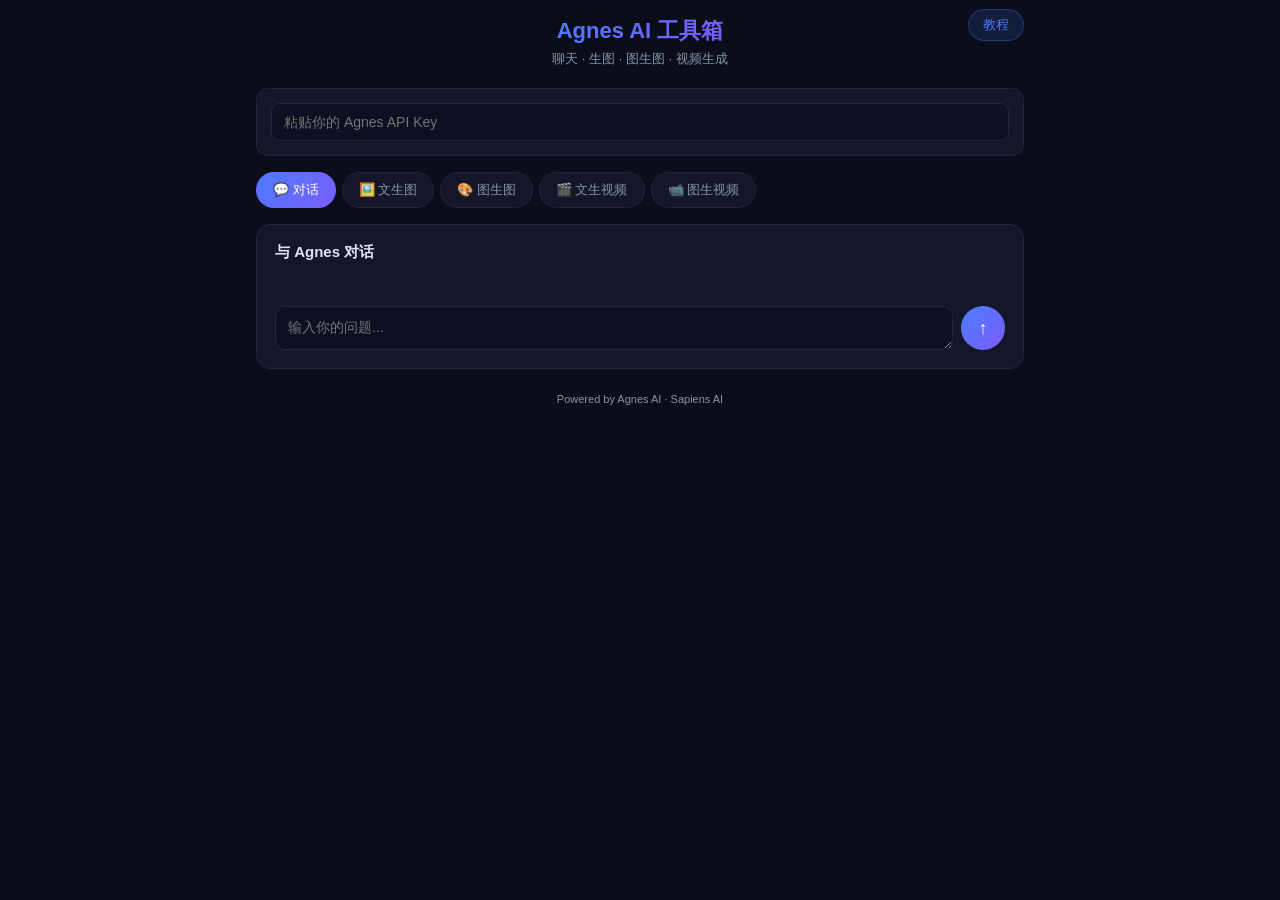
<file: index.html>
<!DOCTYPE html>
<html lang="zh-CN">
<head>
    <meta charset="UTF-8">
    <meta name="viewport" content="width=device-width, initial-scale=1.0, viewport-fit=cover">
    <meta name="theme-color" media="(prefers-color-scheme: dark)" content="#0a0e1a">
    <meta name="color-scheme" content="dark">
    <meta name="apple-mobile-web-app-capable" content="yes">
    <meta name="apple-mobile-web-app-status-bar-style" content="black-translucent">
    <title>Agnes AI 工具</title>
    <link rel="manifest" href="manifest.json">
    <link rel="icon" type="image/png" href="icon.png">
    <link rel="apple-touch-icon" href="icon.png">
    <style>
        * { margin:0; padding:0; -webkit-box-sizing:border-box; box-sizing:border-box; }
        :root {
            --bg: #0a0e1a;
            --card: #131729;
            --border: #1e2740;
            --accent: #4a7cff;
            --accent2: #7c5cfc;
            --text: #e0e4f0;
            --text2: #8891a8;
            --success: #2dd284;
            --error: #ff5a6a;
        }
        html {
            background: var(--bg);
            -webkit-overscroll-behavior: none;
            overscroll-behavior: none;
        }
        body {
            background: var(--bg);
            color: var(--text);
            font-family: -apple-system, "PingFang SC", "Microsoft YaHei", sans-serif;
            padding: 16px;
            padding-top: env(safe-area-inset-top, 16px);
            padding-bottom: env(safe-area-inset-bottom, 16px);
            max-width: 800px;
            margin: 0 auto;
            min-height: 100vh;
        }

        /* P3 广色域 */
        @media (color-gamut: p3) {
            :root {
                --bg: #080c1a;
                --card: #111529;
                --border: #1c2542;
                --accent: color(display-p3 0.22 0.44 1.0);
                --accent2: color(display-p3 0.45 0.32 1.0);
                --text: color(display-p3 0.88 0.89 0.94);
                --text2: color(display-p3 0.53 0.57 0.66);
                --success: color(display-p3 0.18 0.82 0.52);
                --error: color(display-p3 1.0 0.35 0.42);
            }
        }

        /* 顶栏 */
        .top-bar {
            display: flex;
            justify-content: center;
            align-items: center;
            position: relative;
            padding: 16px 0 4px;
        }
        .top-bar h1 {
            font-size: 22px;
            background: linear-gradient(135deg, var(--accent), var(--accent2));
            -webkit-background-clip: text;
            -webkit-text-fill-color: transparent;
        }
        .tutorial-btn {
            position: absolute;
            right: 0;
            top: 50%;
            transform: translateY(-50%);
            padding: 6px 14px;
            background: rgba(74,124,255,0.15);
            border: 1px solid rgba(74,124,255,0.3);
            border-radius: 16px;
            color: var(--accent);
            font-size: 13px;
            cursor: pointer;
            transition: all 0.2s;
        }
        .tutorial-btn:hover { background: rgba(74,124,255,0.25); }

        .subtitle {
            text-align: center;
            color: var(--text2);
            font-size: 13px;
            margin-bottom: 20px;
        }
        .key-bar {
            background: var(--card);
            border: 1px solid var(--border);
            border-radius: 12px;
            padding: 14px;
            margin-bottom: 16px;
            display: flex;
            gap: 10px;
            align-items: center;
        }
        .key-bar input {
            flex: 1;
            background: #0d1020;
            border: 1px solid var(--border);
            border-radius: 8px;
            padding: 10px 12px;
            color: var(--text);
            font-size: 14px;
            outline: none;
        }
        .key-bar input:focus { border-color: var(--accent); }
        .tabs {
            display: flex;
            gap: 6px;
            margin-bottom: 16px;
            overflow-x: auto;
            -webkit-overflow-scrolling: touch;
            scrollbar-width: none;
        }
        .tabs::-webkit-scrollbar { display: none; }
        .tab-btn {
            flex-shrink: 0;
            padding: 8px 16px;
            background: var(--card);
            border: 1px solid var(--border);
            border-radius: 20px;
            color: var(--text2);
            font-size: 13px;
            cursor: pointer;
            transition: all 0.2s;
        }
        .tab-btn.active {
            background: linear-gradient(135deg, var(--accent), var(--accent2));
            color: #fff;
            border-color: transparent;
        }
        .panel {
            display: none;
            background: var(--card);
            border: 1px solid var(--border);
            border-radius: 14px;
            padding: 18px;
            animation: fadeIn 0.25s;
        }
        .panel.active { display: block; }
        @keyframes fadeIn { from{opacity:0;transform:translateY(8px)} to{opacity:1;transform:none} }
        .panel h3 { font-size: 15px; color: var(--text); margin-bottom: 12px; }
        textarea {
            width: 100%;
            background: #0d1020;
            border: 1px solid var(--border);
            border-radius: 10px;
            padding: 12px;
            color: var(--text);
            font-size: 14px;
            resize: vertical;
            outline: none;
            min-height: 80px;
            font-family: inherit;
        }
        textarea:focus { border-color: var(--accent); }
        .file-upload {
            background: #0d1020;
            border: 2px dashed var(--border);
            border-radius: 10px;
            padding: 20px;
            text-align: center;
            color: var(--text2);
            font-size: 13px;
            cursor: pointer;
            margin-bottom: 10px;
            transition: border-color 0.2s;
            position: relative;
            overflow: hidden;
        }
        .file-upload:hover { border-color: var(--accent); }
        .file-upload input { position: absolute; inset: 0; opacity: 0; cursor: pointer; }
        .file-upload .preview-img { max-width: 100%; max-height: 200px; border-radius: 8px; margin-top: 10px; }
        .gen-btn {
            display: block;
            width: 100%;
            padding: 12px;
            background: linear-gradient(135deg, var(--accent), var(--accent2));
            color: #fff;
            border: none;
            border-radius: 10px;
            font-size: 15px;
            font-weight: 600;
            cursor: pointer;
            margin-top: 12px;
            transition: opacity 0.2s;
        }
        .gen-btn:active { opacity: 0.8; }
        .gen-btn:disabled { opacity: 0.5; cursor: not-allowed; }
        .result-box {
            margin-top: 14px;
            padding: 14px;
            background: #0d1020;
            border-radius: 10px;
            min-height: 50px;
            font-size: 14px;
            line-height: 1.6;
            white-space: pre-wrap;
            word-break: break-word;
        }
        .result-box img, .result-box video { max-width: 100%; border-radius: 8px; margin-top: 8px; }
        .result-box .status { color: var(--accent); display: flex; align-items: center; gap: 8px; }
        .result-box .status::before {
            content: "";
            width: 16px; height: 16px;
            border: 2px solid var(--accent);
            border-top-color: transparent;
            border-radius: 50%;
            animation: spin 0.8s linear infinite;
        }
        @keyframes spin { to { transform: rotate(360deg) } }
        .result-box .error { color: var(--error); }
        .result-box .success { color: var(--success); }
        .chat-messages { max-height: 400px; overflow-y: auto; padding: 10px 0; }
        .chat-msg { margin-bottom: 12px; display: flex; gap: 8px; }
        .chat-msg.user { justify-content: flex-end; }
        .chat-msg .bubble {
            max-width: 85%;
            padding: 10px 14px;
            border-radius: 12px;
            font-size: 14px;
            line-height: 1.6;
            word-break: break-word;
        }
        .chat-msg.user .bubble {
            background: linear-gradient(135deg, var(--accent), var(--accent2));
            color: #fff;
            border-bottom-right-radius: 4px;
        }
        .chat-msg.assistant .bubble {
            background: #1a1f35;
            color: var(--text);
            border-bottom-left-radius: 4px;
        }
        .chat-input-row { display: flex; gap: 8px; margin-top: 12px; }
        .chat-input-row textarea { flex: 1; min-height: 44px; max-height: 120px; }
        .chat-input-row .send-btn {
            width: 44px; height: 44px;
            border-radius: 50%;
            background: linear-gradient(135deg, var(--accent), var(--accent2));
            color: #fff;
            border: none;
            font-size: 18px;
            cursor: pointer;
            align-self: flex-end;
            flex-shrink: 0;
        }
        .footer { text-align: center; color: var(--text2); font-size: 11px; margin-top: 24px; padding-bottom: 20px; }

        /* 参数选择栏样式 */
        .param-row {
            display: flex;
            gap: 12px;
            margin: 10px 0;
            flex-wrap: wrap;
        }
        .param-item {
            flex: 1;
            min-width: 120px;
        }
        .param-item label {
            display: block;
            font-size: 13px;
            color: var(--text2);
            margin-bottom: 4px;
            pointer-events: none;
        }
        .param-item select {
            width: 100%;
            background: #0d1020;
            border: 1px solid var(--border);
            border-radius: 8px;
            padding: 12px 14px;
            color: var(--text);
            font-size: 16px;
            outline: none;
            cursor: pointer;
            pointer-events: auto;
            -webkit-user-select: auto;
            user-select: auto;
            min-height: 44px;
            -webkit-tap-highlight-color: rgba(74,124,255,0.25);
            position: relative;
            z-index: 1;
            -webkit-appearance: auto;
            appearance: auto;
        }
        .param-item select:focus { border-color: var(--accent); }

        /* 教程弹窗 */
        .modal-overlay {
            display: none;
            position: fixed;
            inset: 0;
            background: rgba(0,0,0,0.7);
            z-index: 1000;
            overflow-y: auto;
            -webkit-overflow-scrolling: touch;
        }
        .modal-overlay.show { display: block; }
        .modal-content {
            background: var(--bg);
            max-width: 800px;
            margin: 0 auto;
            padding: 16px;
            min-height: 100vh;
            animation: slideUp 0.3s;
        }
        @keyframes slideUp { from{transform:translateY(30px);opacity:0} to{transform:none;opacity:1} }
        .modal-header {
            display: flex;
            align-items: center;
            gap: 12px;
            padding: 8px 0 16px;
        }
        .close-btn {
            padding: 6px 14px;
            background: rgba(74,124,255,0.15);
            border: 1px solid rgba(74,124,255,0.3);
            border-radius: 16px;
            color: var(--accent);
            font-size: 13px;
            cursor: pointer;
            transition: all 0.2s;
        }
        .close-btn:hover { background: rgba(74,124,255,0.25); }
        .modal-header h2 {
            font-size: 18px;
            background: linear-gradient(135deg, var(--accent), var(--accent2));
            -webkit-background-clip: text;
            -webkit-text-fill-color: transparent;
        }
        .intro-card {
            background: linear-gradient(135deg, rgba(74,124,255,0.12), rgba(124,92,252,0.08));
            border: 1px solid rgba(74,124,255,0.2);
            border-radius: 14px;
            padding: 18px;
            margin-bottom: 16px;
        }
        .intro-card p { font-size: 14px; line-height: 1.7; }
        .intro-card .highlight { color: var(--accent); font-weight: 600; }
        .step-card {
            background: var(--card);
            border: 1px solid var(--border);
            border-radius: 14px;
            padding: 18px;
            margin-bottom: 14px;
        }
        .step-num {
            display: inline-flex;
            align-items: center;
            justify-content: center;
            width: 28px; height: 28px;
            background: linear-gradient(135deg, var(--accent), var(--accent2));
            color: #fff;
            border-radius: 50%;
            font-size: 14px;
            font-weight: 700;
            margin-bottom: 10px;
        }
        .step-card h3 { font-size: 15px; margin-bottom: 8px; }
        .step-card p, .step-card li { color: var(--text2); font-size: 14px; line-height: 1.7; }
        .step-card ul { padding-left: 18px; margin-top: 8px; }
        .step-card li { margin-bottom: 6px; }
        .link-btn {
            display: inline-block;
            padding: 8px 18px;
            background: linear-gradient(135deg, var(--accent), var(--accent2));
            color: #fff;
            border-radius: 8px;
            text-decoration: none;
            font-size: 14px;
            font-weight: 600;
            margin: 10px 4px 0 0;
            transition: opacity 0.2s;
        }
        .link-btn:active { opacity: 0.8; }
        .code-block {
            background: #0d1020;
            border: 1px solid var(--border);
            border-radius: 8px;
            padding: 12px 14px;
            margin: 10px 0;
            font-family: "SF Mono", "Fira Code", monospace;
            font-size: 13px;
            color: var(--success);
            overflow-x: auto;
            word-break: break-all;
        }
        .warn-card {
            background: rgba(255,90,106,0.08);
            border: 1px solid rgba(255,90,106,0.2);
            border-radius: 14px;
            padding: 18px;
            margin-top: 20px;
            margin-bottom: 20px;
        }
        .warn-card h3 { color: var(--error); font-size: 15px; margin-bottom: 10px; }
        .warn-card li { color: var(--text2); font-size: 14px; line-height: 1.7; margin-bottom: 6px; }
        .warn-card ul { padding-left: 18px; }
    </style>
</head>
<body>

<div class="top-bar">
    <h1>Agnes AI 工具箱</h1>
    <span class="tutorial-btn" onclick="openTutorial()">教程</span>
</div>
<p class="subtitle">聊天 · 生图 · 图生图 · 视频生成</p>

<div class="key-bar">
    <input type="password" id="apiKey" placeholder="粘贴你的 Agnes API Key">
</div>

<div class="tabs">
    <div class="tab-btn active" data-tab="chat">💬 对话</div>
    <div class="tab-btn" data-tab="txt2img">🖼️ 文生图</div>
    <div class="tab-btn" data-tab="img2img">🎨 图生图</div>
    <div class="tab-btn" data-tab="txt2vid">🎬 文生视频</div>
    <div class="tab-btn" data-tab="img2vid">📹 图生视频</div>
</div>

<div class="panel active" id="panel-chat">
    <h3>与 Agnes 对话</h3>
    <div class="chat-messages" id="chatMsgs"></div>
    <div class="chat-input-row">
        <textarea id="chatInput" rows="1" placeholder="输入你的问题..." onkeydown="if(event.key==='Enter'&&!event.shiftKey){event.preventDefault();sendChat()}"></textarea>
        <button class="send-btn" onclick="sendChat()">↑</button>
    </div>
</div>

<!-- 文生图 -->
<div class="panel" id="panel-txt2img">
    <h3>文字生成图片</h3>
    <textarea id="imgPrompt" rows="3" placeholder="描述你想生成的图片，例如：一只白色猫咪坐在窗台上，窗外是星空，水彩风格"></textarea>
    <div class="param-row">
        <div class="param-item">
            <label>画面比例</label>
            <select id="imgRatio">
                <option value="1:1">1:1 正方形</option>
                <option value="4:3">4:3</option>
                <option value="3:4">3:4</option>
                <option value="16:9">16:9 宽屏</option>
                <option value="9:16" selected>9:16 竖屏</option>
            </select>
        </div>
        <div class="param-item">
            <label>清晰度</label>
            <select id="imgQuality">
                <option value="low">低清</option>
                <option value="mid">中等</option>
                <option value="high" selected>高清</option>
                <option value="ultra">超高清</option>
            </select>
        </div>
    </div>
    <button class="gen-btn" onclick="genTxtImg()">生成图片</button>
    <div class="result-box" id="imgResult"></div>
</div>

<!-- 图生图 -->
<div class="panel" id="panel-img2img">
    <h3>上传图片并编辑</h3>
    <div class="file-upload" id="img2imgUpload">
        <span>点击或拖拽上传参考图片</span>
        <input type="file" id="imgFile" accept="image/*" onchange="previewFile(this,'img2imgUpload')">
    </div>
    <textarea id="img2imgPrompt" rows="2" placeholder="描述你想如何修改这张图片"></textarea>
    <div class="param-row">
        <div class="param-item">
            <label>画面比例</label>
            <select id="img2imgRatio">
                <option value="1:1">1:1 正方形</option>
                <option value="4:3">4:3</option>
                <option value="3:4">3:4</option>
                <option value="16:9">16:9 宽屏</option>
                <option value="9:16" selected>9:16 竖屏</option>
            </select>
        </div>
        <div class="param-item">
            <label>清晰度</label>
            <select id="img2imgQuality">
                <option value="low">低清</option>
                <option value="mid">中等</option>
                <option value="high" selected>高清</option>
                <option value="ultra">超高清</option>
            </select>
        </div>
    </div>
    <button class="gen-btn" onclick="genImgImg()">生成改造图片</button>
    <div class="result-box" id="img2imgResult"></div>
</div>

<!-- 文生视频 -->
<div class="panel" id="panel-txt2vid">
    <h3>文字生成视频</h3>
    <textarea id="vidPrompt" rows="3" placeholder="描述你想生成的视频画面，例如：一只金毛犬在海边奔跑，夕阳余晖，慢动作"></textarea>
    <div class="param-row">
        <div class="param-item">
            <label>画面比例</label>
            <select id="vidRatio">
                <option value="16:9" selected>16:9 宽屏</option>
                <option value="9:16">9:16 竖屏</option>
                <option value="1:1">1:1 正方形</option>
            </select>
        </div>
        <div class="param-item">
            <label>总帧数</label>
            <select id="vidFrames">
                <option value="49">49帧(约2秒)</option>
                <option value="73">73帧(约3秒)</option>
                <option value="121" selected>121帧(约5秒)</option>
                <option value="177">177帧(约7.4秒)</option>
                <option value="241">241帧(约10秒)</option>
            </select>
        </div>
        <div class="param-item">
            <label>时长(秒)</label>
            <select id="vidDuration">
                <option value="2">2秒</option>
                <option value="4">4秒</option>
                <option value="5" selected>5秒</option>
                <option value="8">8秒</option>
                <option value="10">10秒</option>
            </select>
        </div>
    </div>
    <button class="gen-btn" onclick="genTxtVideo()">生成视频</button>
    <div class="result-box" id="vidResult"></div>
</div>

<!-- 图生视频 -->
<div class="panel" id="panel-img2vid">
    <h3>让图片动起来</h3>
    <div class="file-upload" id="img2vidUpload">
        <span>点击或拖拽上传图片</span>
        <input type="file" id="vidImgFile" accept="image/*" onchange="previewFile(this,'img2vidUpload')">
    </div>
    <textarea id="imgVidPrompt" rows="2" placeholder="描述你希望图片如何动起来（可选）"></textarea>
    <div class="param-row">
        <div class="param-item">
            <label>画面比例</label>
            <select id="imgVidRatio">
                <option value="16:9" selected>16:9 宽屏</option>
                <option value="9:16">9:16 竖屏</option>
                <option value="1:1">1:1 正方形</option>
            </select>
        </div>
        <div class="param-item">
            <label>总帧数</label>
            <select id="imgVidFrames">
                <option value="49">49帧(约2秒)</option>
                <option value="73">73帧(约3秒)</option>
                <option value="121" selected>121帧(约5秒)</option>
                <option value="177">177帧(约7.4秒)</option>
                <option value="241">241帧(约10秒)</option>
            </select>
        </div>
        <div class="param-item">
            <label>时长(秒)</label>
            <select id="imgVidDuration">
                <option value="2">2秒</option>
                <option value="4">4秒</option>
                <option value="5" selected>5秒</option>
                <option value="8">8秒</option>
                <option value="10">10秒</option>
            </select>
        </div>
    </div>
    <button class="gen-btn" onclick="genImgVideo()">图片转视频</button>
    <div class="result-box" id="imgVidResult"></div>
</div>

<p class="footer">Powered by Agnes AI · Sapiens AI</p>

<!-- 教程弹窗 -->
<div class="modal-overlay" id="tutorialModal">
    <div class="modal-content">
        <div class="modal-header">
            <span class="close-btn" onclick="closeTutorial()">← 返回</span>
            <h2>获取 API Key 教程</h2>
        </div>

        <div class="intro-card">
            <p>Agnes AI 提供<span class="highlight">免费</span>的多模态 API，支持文字对话、文生图、图生图、文生视频和图生视频。只需注册账号并获取 API Key，即可在本工具中使用全部功能。</p>
        </div>

        <div class="step-card">
            <div class="step-num">1</div>
            <h3>打开 Agnes AI 官网并注册账号</h3>
            <p>点击下方按钮打开 Agnes AI 开发者平台：</p>
            <a class="link-btn" href="https://platform.agnes-ai.com" target="_blank">打开 platform.agnes-ai.com</a>
            <p style="margin-top:10px;">在页面上点击 <strong>Sign Up</strong>（注册）按钮，使用邮箱注册一个新账号。注册完成后登录。</p>
            <ul>
                <li>支持 Google 账号快捷登录</li>
                <li>也可以用任意邮箱注册</li>
            </ul>
        </div>

        <div class="step-card">
            <div class="step-num">2</div>
            <h3>进入 API Keys 管理页面</h3>
            <p>登录后，在左侧菜单栏找到 <strong>API Keys</strong> 选项并点击进入。你会看到一个管理 API 密钥的界面。</p>
            <ul>
                <li>如果是新注册的账号，页面上会是空的，这是正常的</li>
            </ul>
        </div>

        <div class="step-card">
            <div class="step-num">3</div>
            <h3>创建新的 API Key</h3>
            <p>点击页面上的 <strong>Create New Key</strong>（创建新密钥）按钮。系统会弹出一个窗口，你可以：</p>
            <ul>
                <li>给密钥起一个名字（比如"手机工具"），方便你以后辨认</li>
                <li>直接点确认创建</li>
            </ul>
            <p style="margin-top:8px;">创建成功后，会显示一串以 <strong>sk-</strong> 开头的字符串，这就是你的 API Key。</p>
            <div class="code-block">sk-xxxxxxxxxxxxxxxxxxxxxxxxxxxxxxxx</div>
        </div>

        <div class="step-card">
            <div class="step-num">4</div>
            <h3>复制并粘贴到工具中</h3>
            <p>点击 API Key 旁边的复制按钮，把密钥复制到剪贴板。然后回到本工具页面，在顶部的输入框中粘贴你的 API Key：</p>
            <div class="code-block">粘贴到「粘贴你的 Agnes API Key」输入框中</div>
            <p style="margin-top:8px;">粘贴完成后，所有功能（对话、生图、视频）就可以直接使用了。</p>
        </div>

        <div class="step-card">
            <div class="step-num">5</div>
            <h3>开始使用</h3>
            <p>API Key 只需填写一次，之后每次打开工具会自动保存（如果你的浏览器支持）。现在你可以：</p>
            <ul>
                <li>💬 <strong>对话</strong> — 跟 AI 聊天、问问题</li>
                <li>🖼️ <strong>文生图</strong> — 输入文字描述，自定义比例、清晰度生成图片</li>
                <li>🎨 <strong>图生图</strong> — 上传图片 + 描述，自定义比例清晰度改造</li>
                <li>🎬 <strong>文生视频</strong> — 自定义比例、帧数、时长最高10秒生成短视频</li>
                <li>📹 <strong>图生视频</strong> — 上传照片，自定义视频参数最长10秒动起来</li>
            </ul>
            <span class="link-btn" onclick="closeTutorial()" style="margin-top:14px;cursor:pointer;">← 返回工具</span>
        </div>

        <div class="warn-card">
            <h3>⚠️ 安全提醒</h3>
            <ul>
                <li>API Key 是你的个人密钥，<strong>不要分享给任何人</strong></li>
                <li>不要把 API Key 发到公开群聊、论坛或社交媒体上</li>
                <li>如果不小心泄露了，去平台删除旧的 Key 并重新创建一个</li>
                <li>Agnes 目前提供免费额度，但请合理使用，不要滥用</li>
            </ul>
        </div>
    </div>
</div>

<script>
var BASE = "https://apihub.agnes-ai.com";

// 弹窗控制
function openTutorial() {
    document.getElementById('tutorialModal').classList.add('show');
    document.body.style.overflow = 'hidden';
}
function closeTutorial() {
    document.getElementById('tutorialModal').classList.remove('show');
    document.body.style.overflow = '';
}

// Tab切换
document.querySelectorAll('.tab-btn').forEach(function(btn) {
    btn.addEventListener('click', function() {
        document.querySelectorAll('.tab-btn').forEach(function(b) { b.classList.remove('active'); });
        document.querySelectorAll('.panel').forEach(function(p) { p.classList.remove('active'); });
        btn.classList.add('active');
        document.getElementById('panel-' + btn.dataset.tab).classList.add('active');
    });
});

// 本地图片预览
function previewFile(input, containerId) {
    var c = document.getElementById(containerId);
    var imgOld = c.querySelector('.preview-img');
    if (imgOld) imgOld.remove();
    if (input.files[0]) {
        var img = document.createElement('img');
        img.className = 'preview-img';
        img.src = URL.createObjectURL(input.files[0]);
        c.appendChild(img);
        c.querySelector('span').textContent = '已选择: ' + input.files[0].name;
    }
}

// 文件转base64
function fileToBase64(file) {
    return new Promise(function(resolve, reject) {
        var reader = new FileReader();
        reader.onload = function(e) { resolve(e.target.result); };
        reader.onerror = reject;
        reader.readAsDataURL(file);
    });
}

// HTML转义防XSS
function escHtml(s) {
    var div = document.createElement('div');
    div.textContent = s;
    return div.innerHTML;
}

// 对话功能
var chatHistory = [];
function sendChat() {
    var key   = document.getElementById('apiKey').value.trim();
    var input = document.getElementById('chatInput');
    var text  = input.value.trim();
    if (!key || !text) return;

    var msgsEl = document.getElementById('chatMsgs');
    msgsEl.innerHTML += '<div class="chat-msg user"><div class="bubble">' + escHtml(text) + '</div></div>';
    chatHistory.push({ role: "user", content: text });
    input.value = '';

    var loadId = 'load-' + Date.now();
    msgsEl.innerHTML += '<div class="chat-msg assistant" id="' + loadId + '"><div class="bubble"><span class="status">思考中...</span></div></div>';
    msgsEl.scrollTop = msgsEl.scrollHeight;

    fetch(BASE + '/v1/chat/completions', {
        method: "POST",
        headers: {
            "Authorization": "Bearer " + key,
            "Content-Type": "application/json"
        },
        body: JSON.stringify({
            model: "agnes-2.0-flash",
            messages: [{ role: "system", content: "你是 Agnes AI 助手，友好、专业、简洁地回答用户问题。" }].concat(chatHistory),
            temperature: 0.7,
            max_tokens: 2048
        })
    }).then(function(res) { return res.json(); }).then(function(data) {
        var loadEl = document.getElementById(loadId);
        if (data.choices && data.choices[0]) {
            var reply = data.choices[0].message.content;
            chatHistory.push({ role: "assistant", content: reply });
            loadEl.querySelector('.bubble').innerHTML = escHtml(reply);
        } else {
            loadEl.querySelector('.bubble').innerHTML = '<span class="error">出错：' + escHtml((data.error && data.error.message) || JSON.stringify(data)) + '</span>';
        }
        msgsEl.scrollTop = msgsEl.scrollHeight;
    }).catch(function(e) {
        document.getElementById(loadId).querySelector('.bubble').innerHTML = '<span class="error">网络错误：' + escHtml(e.message) + '</span>';
        msgsEl.scrollTop = msgsEl.scrollHeight;
    });
}

// 文生图
function genTxtImg() {
    var key     = document.getElementById('apiKey').value.trim();
    var prompt  = document.getElementById('imgPrompt').value.trim();
    var ratio   = document.getElementById('imgRatio').value;
    var quality = document.getElementById('imgQuality').value;
    var resBox  = document.getElementById('imgResult');
    if (!key || !prompt) {
        resBox.innerHTML = '<span class="error">请填写 API Key 和描述词</span>';
        return;
    }
    resBox.innerHTML = '<span class="status">图片生成中，请稍候...</span>';

    fetch(BASE + '/v1/images/generations', {
        method: "POST",
        headers: {
            "Authorization": "Bearer " + key,
            "Content-Type": "application/json"
        },
        body: JSON.stringify({
            model: "agnes-image-2.0-flash",
            prompt: prompt,
            ratio: ratio,
            quality: quality,
            extra_body: { response_format: "url" }
        })
    }).then(function(res) { return res.json(); }).then(function(data) {
        if (data.data && data.data[0] && data.data[0].url) {
            resBox.innerHTML = '<img src="' + data.data[0].url + '" alt="生成图片">';
        } else {
            resBox.innerHTML = '<span class="error">生成失败：' + escHtml((data.error && data.error.message) || JSON.stringify(data)) + '</span>';
        }
    }).catch(function(e) {
        resBox.innerHTML = '<span class="error">请求失败：' + escHtml(e.message) + '</span>';
    });
}

// 图生图
function genImgImg() {
    var key       = document.getElementById('apiKey').value.trim();
    var prompt    = document.getElementById('img2imgPrompt').value.trim();
    var ratio     = document.getElementById('img2imgRatio').value;
    var quality   = document.getElementById('img2imgQuality').value;
    var fileInput = document.getElementById('imgFile');
    var resBox    = document.getElementById('img2imgResult');
    if (!key) {
        resBox.innerHTML = '<span class="error">请先填写 API Key</span>';
        return;
    }
    if (!fileInput.files[0]) {
        resBox.innerHTML = '<span class="error">请先上传一张参考图片</span>';
        return;
    }
    resBox.innerHTML = '<span class="status">图生图处理中...</span>';

    fileToBase64(fileInput.files[0]).then(function(base64) {
        return fetch(BASE + '/v1/images/generations', {
            method: "POST",
            headers: {
                "Authorization": "Bearer " + key,
                "Content-Type": "application/json"
            },
            body: JSON.stringify({
                model: "agnes-image-2.0-flash",
                prompt: prompt || "编辑这张图片",
                ratio: ratio,
                quality: quality,
                extra_body: { image: [base64], response_format: "url" }
            })
        });
    }).then(function(res) { return res.json(); }).then(function(data) {
        if (data.data && data.data[0] && data.data[0].url) {
            resBox.innerHTML = '<img src="' + data.data[0].url + '" alt="图生图结果">';
        } else {
            resBox.innerHTML = '<span class="error">生成失败：' + escHtml((data.error && data.error.message) || JSON.stringify(data)) + '</span>';
        }
    }).catch(function(e) {
        resBox.innerHTML = '<span class="error">请求失败：' + escHtml(e.message) + '</span>';
    });
}

// 文生视频
function genTxtVideo() {
    var key      = document.getElementById('apiKey').value.trim();
    var prompt   = document.getElementById('vidPrompt').value.trim();
    var ratio    = document.getElementById('vidRatio').value;
    var frames   = Number(document.getElementById('vidFrames').value);
    var duration = Number(document.getElementById('vidDuration').value);
    var resBox   = document.getElementById('vidResult');
    if (!key || !prompt) {
        resBox.innerHTML = '<span class="error">请填写 API Key 和视频描述</span>';
        return;
    }
    resBox.innerHTML = '<span class="status">提交视频生成任务...</span>';

    fetch(BASE + '/v1/videos', {
        method: "POST",
        headers: {
            "Authorization": "Bearer " + key,
            "Content-Type": "application/json"
        },
        body: JSON.stringify({
            model: "agnes-video-v2.0",
            prompt: prompt,
            ratio: ratio,
            num_frames: frames,
            duration: duration,
            frame_rate: 24
        })
    }).then(function(res) { return res.json(); }).then(function(data) {
        var taskId = data.video_id || data.id || data.task_id;
        if (taskId) {
            pollVideoTask(key, taskId, resBox);
        } else {
            resBox.innerHTML = '<span class="error">提交失败：' + escHtml((data.error && data.error.message) || JSON.stringify(data)) + '</span>';
        }
    }).catch(function(e) {
        resBox.innerHTML = '<span class="error">请求失败：' + escHtml(e.message) + '</span>';
    });
}

// 图生视频
function genImgVideo() {
    var key       = document.getElementById('apiKey').value.trim();
    var prompt    = document.getElementById('imgVidPrompt').value.trim();
    var ratio     = document.getElementById('imgVidRatio').value;
    var frames    = Number(document.getElementById('imgVidFrames').value);
    var duration  = Number(document.getElementById('imgVidDuration').value);
    var fileInput = document.getElementById('vidImgFile');
    var resBox    = document.getElementById('imgVidResult');
    if (!key) {
        resBox.innerHTML = '<span class="error">请先填写 API Key</span>';
        return;
    }
    if (!fileInput.files[0]) {
        resBox.innerHTML = '<span class="error">请先上传一张图片</span>';
        return;
    }
    resBox.innerHTML = '<span class="status">提交图生视频任务...</span>';

    fileToBase64(fileInput.files[0]).then(function(base64) {
        return fetch(BASE + '/v1/videos', {
            method: "POST",
            headers: {
                "Authorization": "Bearer " + key,
                "Content-Type": "application/json"
            },
            body: JSON.stringify({
                model: "agnes-video-v2.0",
                prompt: prompt || "让这张图片动起来",
                ratio: ratio,
                num_frames: frames,
                duration: duration,
                frame_rate: 24,
                image: base64
            })
        });
    }).then(function(res) { return res.json(); }).then(function(data) {
        var taskId = data.video_id || data.id || data.task_id;
        if (taskId) {
            pollVideoTask(key, taskId, resBox);
        } else {
            resBox.innerHTML = '<span class="error">提交失败：' + escHtml((data.error && data.error.message) || JSON.stringify(data)) + '</span>';
        }
    }).catch(function(e) {
        resBox.innerHTML = '<span class="error">请求失败：' + escHtml(e.message) + '</span>';
    });
}

// 视频轮询
function pollVideoTask(key, videoId, resBox, attempt) {
    if (typeof attempt === 'undefined') attempt = 0;
    var waitSec = attempt * 5;
    resBox.innerHTML = '<span class="status">视频渲染中... 已等待 ' + waitSec + ' 秒</span>';

    fetch(BASE + '/agnesapi?video_id=' + videoId, {
        headers: { "Authorization": "Bearer " + key }
    }).then(function(res) { return res.json(); }).then(function(data) {
        if (data.status === 'completed' || data.status === 'SUCCEEDED') {
            var url = data.video_url || data.url || (data.output && data.output.video_url) || (data.data && data.data[0] && data.data[0].url);
            if (url) {
                resBox.innerHTML = '<video controls src="' + url + '"></video>';
            } else {
                resBox.innerHTML = '<span class="success">视频已完成</span>\n' + escHtml(JSON.stringify(data, null, 2));
            }
        } else if (data.status === 'failed' || data.status === 'FAILED') {
            resBox.innerHTML = '<span class="error">视频生成失败：' + escHtml((data.error && data.error.message) || data.message || "未知错误") + '</span>';
        } else {
            setTimeout(function() { pollVideoTask(key, videoId, resBox, attempt + 1); }, 5000);
        }
    }).catch(function(e) {
        if (attempt < 180) {
            setTimeout(function() { pollVideoTask(key, videoId, resBox, attempt + 1); }, 5000);
        } else {
            resBox.innerHTML = '<span class="error">轮询超时</span>';
        }
    });
}

// 时长-帧数自动联动
document.getElementById('vidDuration').addEventListener('change', function() {
    var map = { "2":"49", "4":"73", "5":"121", "8":"177", "10":"241" };
    document.getElementById('vidFrames').value = map[this.value];
});
document.getElementById('imgVidDuration').addEventListener('change', function() {
    var map = { "2":"49", "4":"73", "5":"121", "8":"177", "10":"241" };
    document.getElementById('imgVidFrames').value = map[this.value];
});

// Safari 触摸反馈修复
document.addEventListener('touchstart', function() {}, { passive: true });
</script>
</body>
</html>
</file>
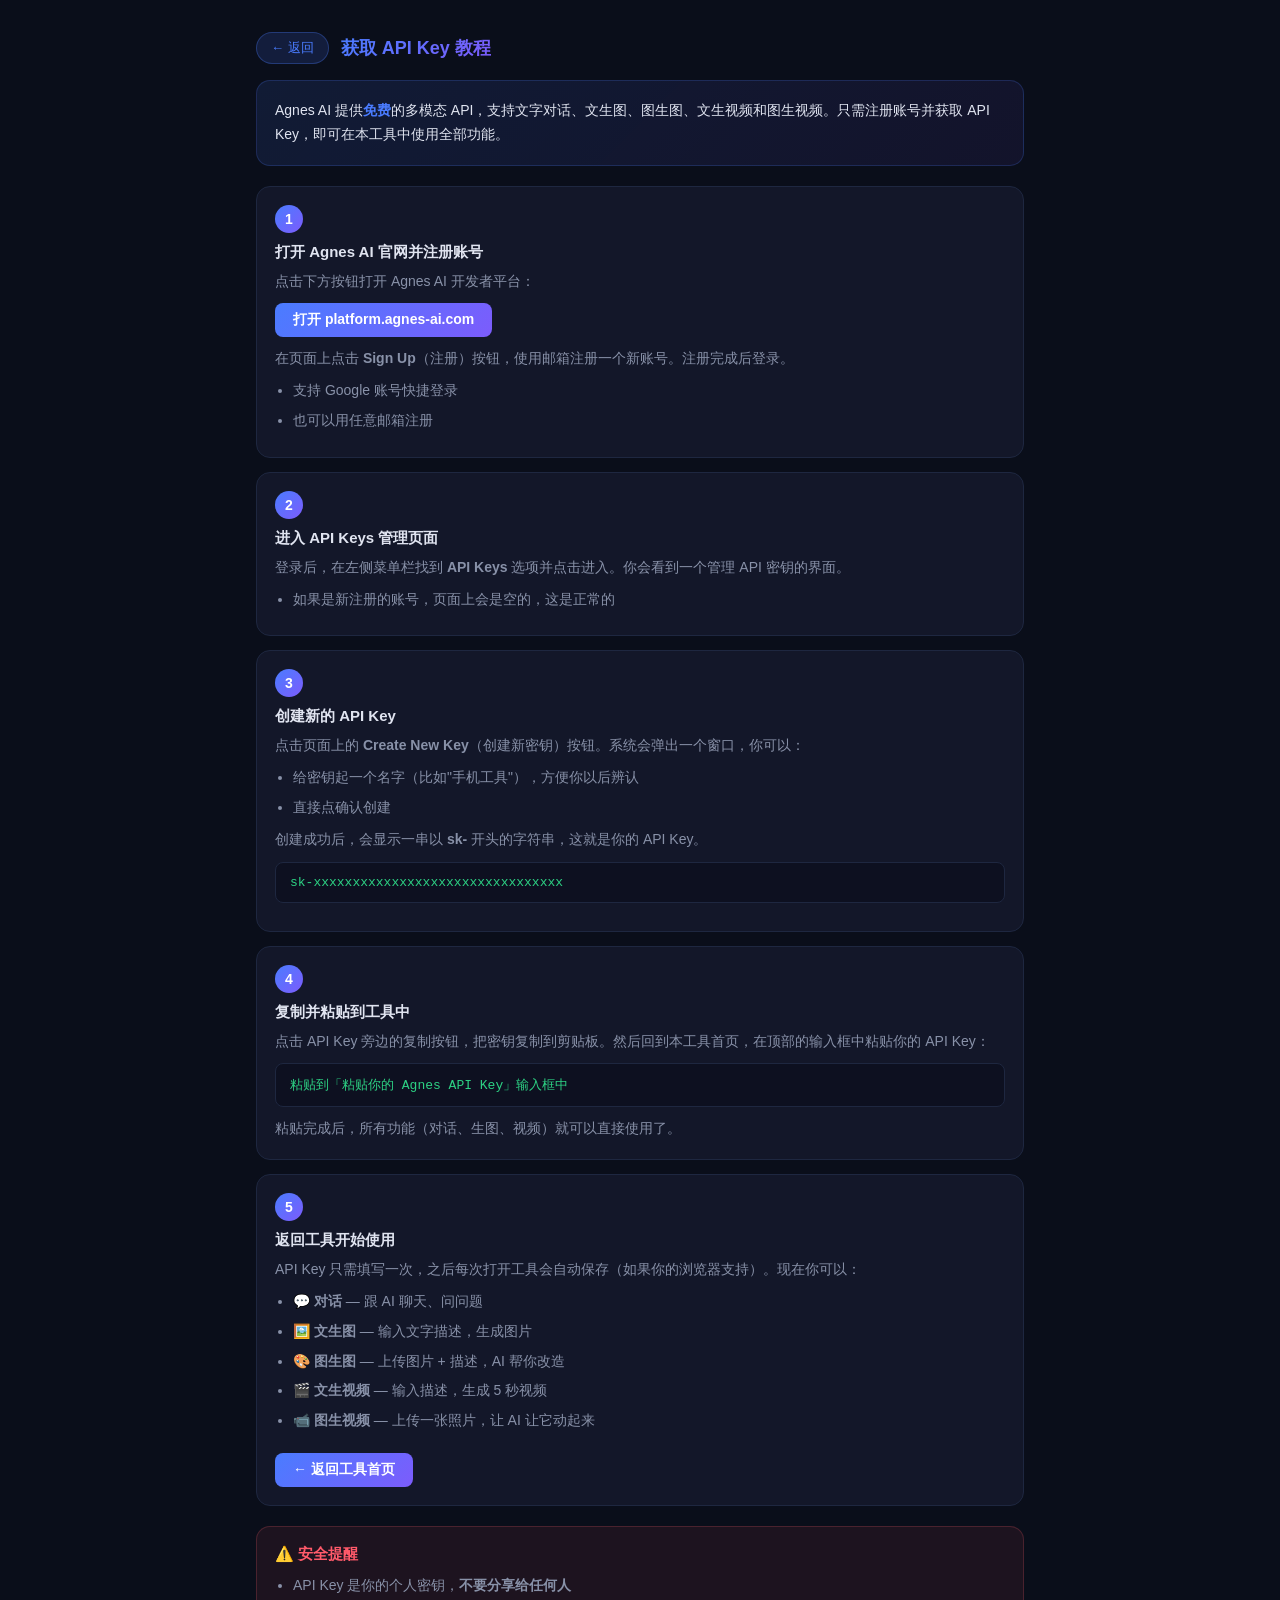
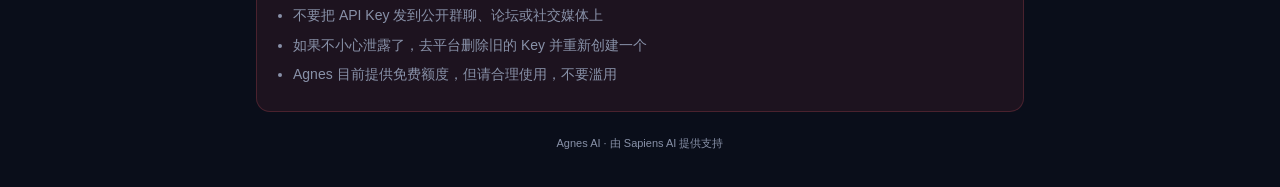
<file: tutorial.html>
<!DOCTYPE html>
<html lang="zh-CN">
<head>
    <meta charset="UTF-8">
    <meta name="viewport" content="width=device-width, initial-scale=1.0">
    <meta name="theme-color" content="#0a0e1a">
    <meta name="apple-mobile-web-app-status-bar-style" content="black-translucent">
    <title>教程 - 如何获取 Agnes API Key</title>
    <style>
        * { margin:0; padding:0; box-sizing:border-box; }
        :root {
            --bg: #0a0e1a;
            --card: #131729;
            --border: #1e2740;
            --accent: #4a7cff;
            --accent2: #7c5cfc;
            --text: #e0e4f0;
            --text2: #8891a8;
            --success: #2dd284;
        }
        body {
            background: var(--bg);
            color: var(--text);
            font-family: -apple-system, "PingFang SC", "Microsoft YaHei", sans-serif;
            padding: 16px;
            max-width: 800px;
            margin: 0 auto;
            min-height: 100vh;
        }

        /* 顶部导航 */
        .nav-bar {
            display: flex;
            align-items: center;
            gap: 12px;
            padding: 16px 0;
        }
        .back-btn {
            display: inline-flex;
            align-items: center;
            gap: 4px;
            padding: 6px 14px;
            background: rgba(74,124,255,0.15);
            border: 1px solid rgba(74,124,255,0.3);
            border-radius: 16px;
            color: var(--accent);
            font-size: 13px;
            text-decoration: none;
            transition: all 0.2s;
        }
        .back-btn:hover { background: rgba(74,124,255,0.25); }
        .nav-bar h1 {
            font-size: 18px;
            background: linear-gradient(135deg, var(--accent), var(--accent2));
            -webkit-background-clip: text;
            -webkit-text-fill-color: transparent;
        }

        /* 教程内容 */
        .intro-card {
            background: linear-gradient(135deg, rgba(74,124,255,0.12), rgba(124,92,252,0.08));
            border: 1px solid rgba(74,124,255,0.2);
            border-radius: 14px;
            padding: 18px;
            margin-bottom: 20px;
        }
        .intro-card p {
            color: var(--text);
            font-size: 14px;
            line-height: 1.7;
        }
        .intro-card .highlight {
            color: var(--accent);
            font-weight: 600;
        }

        .step-card {
            background: var(--card);
            border: 1px solid var(--border);
            border-radius: 14px;
            padding: 18px;
            margin-bottom: 14px;
            position: relative;
        }
        .step-num {
            display: inline-flex;
            align-items: center;
            justify-content: center;
            width: 28px; height: 28px;
            background: linear-gradient(135deg, var(--accent), var(--accent2));
            color: #fff;
            border-radius: 50%;
            font-size: 14px;
            font-weight: 700;
            margin-bottom: 10px;
        }
        .step-card h3 {
            font-size: 15px;
            color: var(--text);
            margin-bottom: 8px;
        }
        .step-card p, .step-card li {
            color: var(--text2);
            font-size: 14px;
            line-height: 1.7;
        }
        .step-card ul {
            padding-left: 18px;
            margin-top: 8px;
        }
        .step-card li {
            margin-bottom: 6px;
        }

        /* 链接样式 */
        .link-btn {
            display: inline-block;
            padding: 8px 18px;
            background: linear-gradient(135deg, var(--accent), var(--accent2));
            color: #fff;
            border-radius: 8px;
            text-decoration: none;
            font-size: 14px;
            font-weight: 600;
            margin: 10px 4px 0 0;
            transition: opacity 0.2s;
        }
        .link-btn:active { opacity: 0.8; }

        /* 代码块 */
        .code-block {
            background: #0d1020;
            border: 1px solid var(--border);
            border-radius: 8px;
            padding: 12px 14px;
            margin: 10px 0;
            font-family: "SF Mono", "Fira Code", monospace;
            font-size: 13px;
            color: var(--success);
            overflow-x: auto;
            word-break: break-all;
        }

        /* 注意事项 */
        .warn-card {
            background: rgba(255,90,106,0.08);
            border: 1px solid rgba(255,90,106,0.2);
            border-radius: 14px;
            padding: 18px;
            margin-top: 20px;
        }
        .warn-card h3 {
            color: var(--error);
            font-size: 15px;
            margin-bottom: 10px;
        }
        .warn-card li {
            color: var(--text2);
            font-size: 14px;
            line-height: 1.7;
            margin-bottom: 6px;
        }
        .warn-card ul { padding-left: 18px; }

        :root { --error: #ff5a6a; }

        .footer { text-align: center; color: var(--text2); font-size: 11px; margin-top: 24px; padding-bottom: 20px; }
    </style>
</head>
<body>

<div class="nav-bar">
    <a class="back-btn" href="index.html">← 返回</a>
    <h1>获取 API Key 教程</h1>
</div>

<div class="intro-card">
    <p>Agnes AI 提供<span class="highlight">免费</span>的多模态 API，支持文字对话、文生图、图生图、文生视频和图生视频。只需注册账号并获取 API Key，即可在本工具中使用全部功能。</p>
</div>

<div class="step-card">
    <div class="step-num">1</div>
    <h3>打开 Agnes AI 官网并注册账号</h3>
    <p>点击下方按钮打开 Agnes AI 开发者平台：</p>
    <a class="link-btn" href="https://platform.agnes-ai.com" target="_blank">打开 platform.agnes-ai.com</a>
    <p style="margin-top:10px;">在页面上点击 <strong>Sign Up</strong>（注册）按钮，使用邮箱注册一个新账号。注册完成后登录。</p>
    <ul>
        <li>支持 Google 账号快捷登录</li>
        <li>也可以用任意邮箱注册</li>
    </ul>
</div>

<div class="step-card">
    <div class="step-num">2</div>
    <h3>进入 API Keys 管理页面</h3>
    <p>登录后，在左侧菜单栏找到 <strong>API Keys</strong> 选项并点击进入。你会看到一个管理 API 密钥的界面。</p>
    <ul>
        <li>如果是新注册的账号，页面上会是空的，这是正常的</li>
    </ul>
</div>

<div class="step-card">
    <div class="step-num">3</div>
    <h3>创建新的 API Key</h3>
    <p>点击页面上的 <strong>Create New Key</strong>（创建新密钥）按钮。系统会弹出一个窗口，你可以：</p>
    <ul>
        <li>给密钥起一个名字（比如"手机工具"），方便你以后辨认</li>
        <li>直接点确认创建</li>
    </ul>
    <p style="margin-top:8px;">创建成功后，会显示一串以 <strong>sk-</strong> 开头的字符串，这就是你的 API Key。</p>
    <div class="code-block">sk-xxxxxxxxxxxxxxxxxxxxxxxxxxxxxxxx</div>
</div>

<div class="step-card">
    <div class="step-num">4</div>
    <h3>复制并粘贴到工具中</h3>
    <p>点击 API Key 旁边的复制按钮，把密钥复制到剪贴板。然后回到本工具首页，在顶部的输入框中粘贴你的 API Key：</p>
    <div class="code-block">粘贴到「粘贴你的 Agnes API Key」输入框中</div>
    <p style="margin-top:8px;">粘贴完成后，所有功能（对话、生图、视频）就可以直接使用了。</p>
</div>

<div class="step-card">
    <div class="step-num">5</div>
    <h3>返回工具开始使用</h3>
    <p>API Key 只需填写一次，之后每次打开工具会自动保存（如果你的浏览器支持）。现在你可以：</p>
    <ul>
        <li>💬 <strong>对话</strong> — 跟 AI 聊天、问问题</li>
        <li>🖼️ <strong>文生图</strong> — 输入文字描述，生成图片</li>
        <li>🎨 <strong>图生图</strong> — 上传图片 + 描述，AI 帮你改造</li>
        <li>🎬 <strong>文生视频</strong> — 输入描述，生成 5 秒视频</li>
        <li>📹 <strong>图生视频</strong> — 上传一张照片，让 AI 让它动起来</li>
    </ul>
    <a class="link-btn" href="index.html" style="margin-top:14px;">← 返回工具首页</a>
</div>

<div class="warn-card">
    <h3>⚠️ 安全提醒</h3>
    <ul>
        <li>API Key 是你的个人密钥，<strong>不要分享给任何人</strong></li>
        <li>不要把 API Key 发到公开群聊、论坛或社交媒体上</li>
        <li>如果不小心泄露了，去平台删除旧的 Key 并重新创建一个</li>
        <li>Agnes 目前提供免费额度，但请合理使用，不要滥用</li>
    </ul>
</div>

<p class="footer">Agnes AI · 由 Sapiens AI 提供支持</p>

</body>
</html>
</file>
